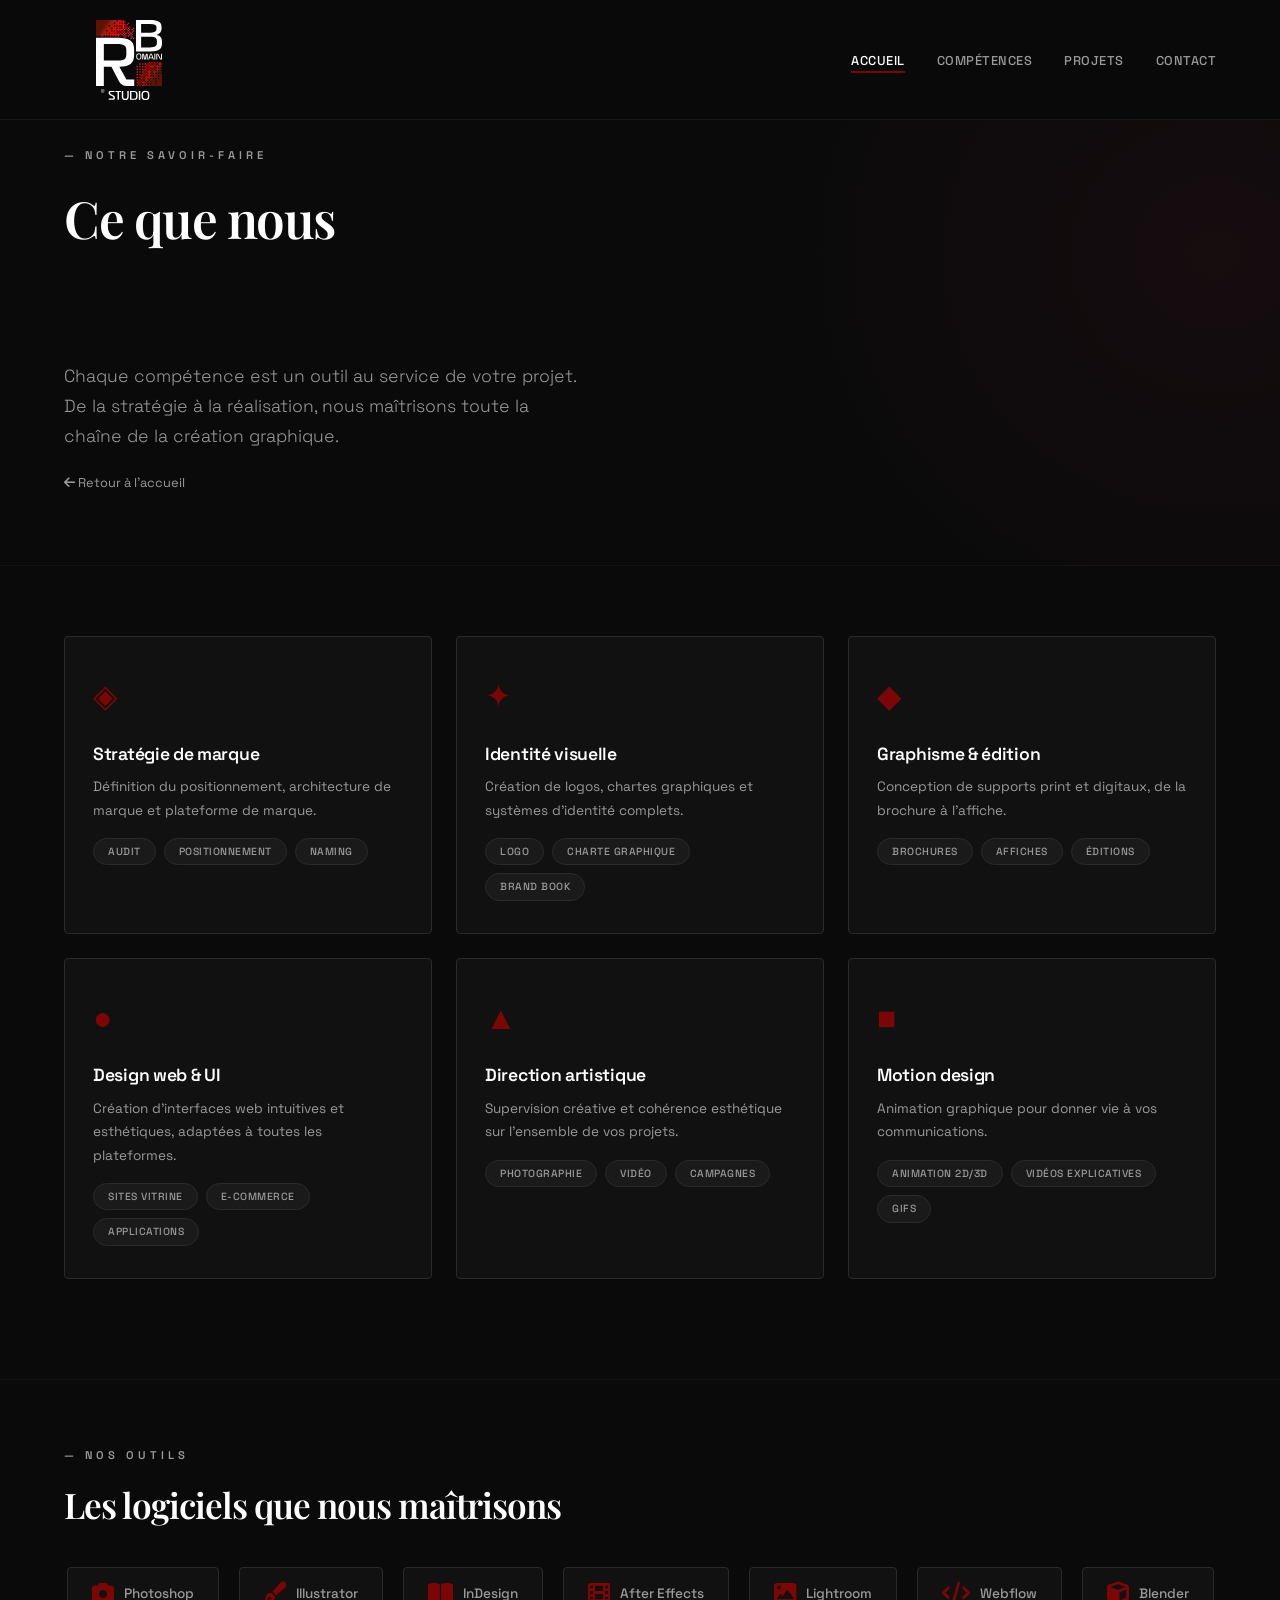
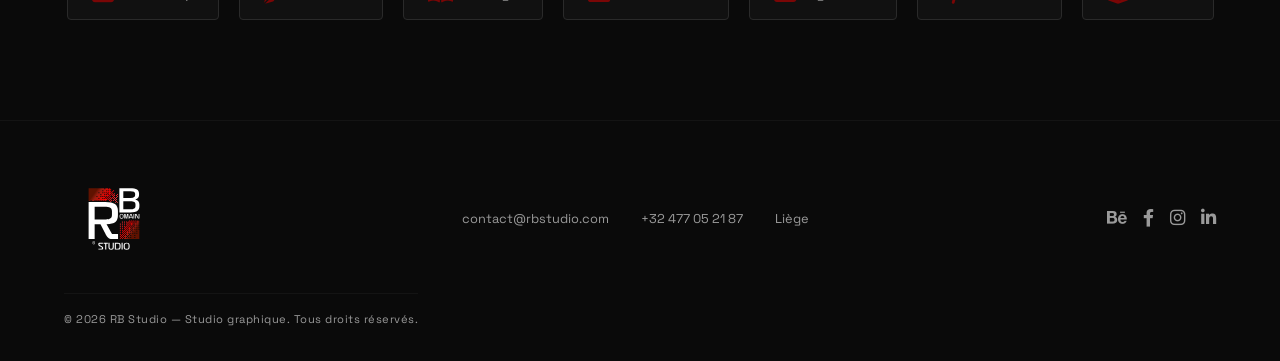
<file: competences.html>
<!DOCTYPE html>
<html lang="fr">
<head>
    <meta charset="UTF-8" />
    <meta name="viewport" content="width=device-width, initial-scale=1.0" />

    <!-- ==========================================
    MÉTADONNÉES
    ========================================== -->
    <title>Compétences — RB Studio</title>
    <meta name="description" content="Découvrez l'ensemble des compétences de RB Studio : stratégie de marque, identité visuelle, graphisme, design web, direction artistique et motion design." />
    <meta name="keywords" content="compétences design, stratégie de marque, identité visuelle, graphisme, design web, direction artistique, motion design" />
    <meta name="author" content="RB Studio" />

    <!-- ==========================================
    FAVICON
    ========================================== -->
    <!-- Favicon classique -->
    <link rel="icon" type="image/x-icon" href="assets/favicon.ico" />
    <!-- Favicon PNG (recommandé) -->
    <link rel="icon" type="image/png" sizes="32x32" href="assets/favicon_32x32.png" />
    <link rel="icon" type="image/png" sizes="16x16" href="assets/favicon_16x16.png" />
    <!-- Apple Touch Icon (pour iOS) -->
    <link rel="apple-touch-icon" sizes="180x180" href="assets/favicon_apple-touch.png" />
    <!-- Manifest (PWA) -->
    <link rel="manifest" href="assets/site.webmanifest" />

    <!-- ==========================================
    OPEN GRAPH
    ========================================== -->
    <meta property="og:title" content="Compétences — RB Studio" />
    <meta property="og:description" content="Découvrez l'ensemble des compétences de RB Studio en design graphique et identité visuelle." />
    <meta property="og:image" content="https://rbstudio.com/assets/og-image.jpg" />
    <meta property="og:url" content="https://rbstudio.com/competences.html" />
    <meta property="og:type" content="website" />

    <!-- ==========================================
    FONTS & STYLES
    ========================================== -->
    <link href="https://fonts.googleapis.com/css2?family=Space+Grotesk:wght@300;400;500;600;700&family=Playfair+Display:ital,wght@0,400;0,600;1,400&display=swap" rel="stylesheet" />
    <link rel="stylesheet" href="https://cdnjs.cloudflare.com/ajax/libs/font-awesome/6.0.0-beta3/css/all.min.css" />
    <link rel="stylesheet" href="style.css" />
    <link href="https://fonts.googleapis.com/css2?family=Space+Grotesk:wght@300;400;500;600;700&family=Playfair+Display:ital,wght@0,400;0,600;1,400&family=DM+Serif+Display:ital@0;1&family=Monoton&family=Urbanist:ital,wght@0,400;0,700;1,400&family=Bodoni+Moda:ital,opsz,wght@0,6..96,400;0,6..96,700;1,6..96,400&family=Major+Mono+Display&family=ZCOOL+KuaiLe&family=Unbounded:wght@400;700&display=swap" rel="stylesheet" />
    <!-- Dans le <head> -->
<link rel="stylesheet" href="https://cdnjs.cloudflare.com/ajax/libs/font-awesome/6.0.0-beta3/css/all.min.css" />
</head>

<body>
    
    <!-- ==========================================
    NAVIGATION
    ========================================== -->
    <nav class="navbar" id="navbar">
        <div class="container">
            <a href="index.html" class="logo">

                <img src="assets/BinetRomain_logo2026.svg" alt="RB Studio" style="height:130px; width:auto;" />
              
                
            </a>

            <ul class="nav-links" id="navLinks">
                <li><a href="index.html" class="active">Accueil</a></li>
                <li><a href="competences.html">Compétences</a></li>
                <li><a href="index.html#projets">Projets</a></li>
                <li><a href="index.html#contact">Contact</a></li>
            </ul>

            <button class="burger" id="burger" aria-label="Menu">
                <span></span>
                <span></span>
                <span></span>
            </button>
        </div>
    </nav>

    <!-- ==========================================
    HERO COMPÉTENCES
    ========================================== -->
    <section class="hero-competences">
        <div class="bg-glow"></div>
        <div class="container">
            <span class="section-label reveal">— Notre savoir-faire</span>
           <h1 class="reveal">
    Ce que nous <br />
    <span class="typo-wrapper-skills">
        <span class="placeholder-skills">savons faire</span>
        <span class="animated-typo-skills">savons faire</span>
    </span>
</h1>
            <p class="reveal">
                Chaque compétence est un outil au service de votre projet.
                De la stratégie à la réalisation, nous maîtrisons toute la chaîne
                de la création graphique.
            </p>
            <a href="index.html" class="back-link reveal">
                <i class="fas fa-arrow-left"></i> Retour à l'accueil
            </a>
        </div>
    </section>

    <!-- ==========================================
    GRILLE DES COMPÉTENCES
    ========================================== -->
    <section class="skills">
        <div class="container">
            <div class="skills-grid">

                <div class="skill-card reveal reveal-delay-1">
                    <span class="icon">◈</span>
                    <h3>Stratégie de marque</h3>
                    <p class="description">
                        Définition du positionnement, architecture de marque et plateforme de marque.
                    </p>
                    <div class="tags">
                        <span>Audit</span>
                        <span>Positionnement</span>
                        <span>Naming</span>
                    </div>
                </div>

                <div class="skill-card reveal reveal-delay-2">
                    <span class="icon">✦</span>
                    <h3>Identité visuelle</h3>
                    <p class="description">
                        Création de logos, chartes graphiques et systèmes d'identité complets.
                    </p>
                    <div class="tags">
                        <span>Logo</span>
                        <span>Charte graphique</span>
                        <span>Brand book</span>
                    </div>
                </div>

                <div class="skill-card reveal reveal-delay-3">
                    <span class="icon">◆</span>
                    <h3>Graphisme & édition</h3>
                    <p class="description">
                        Conception de supports print et digitaux, de la brochure à l'affiche.
                    </p>
                    <div class="tags">
                        <span>Brochures</span>
                        <span>Affiches</span>
                        <span>Éditions</span>
                    </div>
                </div>

                <div class="skill-card reveal reveal-delay-4">
                    <span class="icon">●</span>
                    <h3>Design web & UI</h3>
                    <p class="description">
                        Création d'interfaces web intuitives et esthétiques, adaptées à toutes les plateformes.
                    </p>
                    <div class="tags">
                        <span>Sites vitrine</span>
                        <span>E-commerce</span>
                        <span>Applications</span>
                    </div>
                </div>

                <div class="skill-card reveal reveal-delay-5">
                    <span class="icon">▲</span>
                    <h3>Direction artistique</h3>
                    <p class="description">
                        Supervision créative et cohérence esthétique sur l'ensemble de vos projets.
                    </p>
                    <div class="tags">
                        <span>Photographie</span>
                        <span>Vidéo</span>
                        <span>Campagnes</span>
                    </div>
                </div>

                <div class="skill-card reveal reveal-delay-6">
                    <span class="icon">■</span>
                    <h3>Motion design</h3>
                    <p class="description">
                        Animation graphique pour donner vie à vos communications.
                    </p>
                    <div class="tags">
                        <span>Animation 2D/3D</span>
                        <span>Vidéos explicatives</span>
                        <span>Gifs</span>
                    </div>
                </div>

            </div>
        </div>
    </section>

    <!-- SECTION OUTILS -->
<section class="tools">
    <div class="container">
        <span class="section-label reveal">— Nos outils</span>
        <h2 class="reveal">Les logiciels que nous maîtrisons</h2>

        <div class="tools-grid reveal">
            <div class="tool-item adobe">
                <i class="fas fa-camera"></i>
                <span>Photoshop</span>
            </div>
            <div class="tool-item adobe">
                <i class="fas fa-pen-fancy"></i>
                <span>Illustrator</span>
            </div>
            <div class="tool-item adobe">
                <i class="fas fa-book-open"></i>
                <span>InDesign</span>
            </div>
            <div class="tool-item adobe">
                <i class="fas fa-film"></i>
                <span>After Effects</span>
            </div>
            <div class="tool-item adobe">
                <i class="fas fa-image"></i>
                <span>Lightroom</span>
            </div>

            <!-- Autres -->
            <div class="tool-item">
                <i class="fas fa-code"></i>
                <span>Webflow</span>
            </div>
            <div class="tool-item">
                <i class="fas fa-cube"></i>
                <span>Blender</span>
        </div>
    </div>
</section>

    <!-- ==========================================
    FOOTER
    ========================================== -->
    <footer class="footer" id="contact">
        <div class="container">
            <div class="footer-logo">
    <img src="assets/BinetRomain_logo2026.svg" alt="RB Studio" style="height: 100px; width: auto;" />
</div>

            <div class="footer-info">
                <a href="mailto:contact@rbstudio.com">contact@rbstudio.com</a>
                <span>+32 477 05 21 87</span>
                <span>Liège</span>
            </div>

            <div class="footer-socials">
                <a href="https://www.behance.net/romainbinet_" target="_blank" aria-label="Behance"><i class="fab fa-behance"></i></a>
                <a href="https://www.facebook.com/rom.binet" target="_blank" aria-label="Facebook"><i class="fab fa-facebook-f"></i></a>
                <a href="https://www.instagram.com/lucem.psd/" target="_blank" aria-label="Instagram"><i class="fab fa-instagram"></i></a>
                <a href="https://www.linkedin.com/in/romain-binet-72796a181/" target="_blank" aria-label="LinkedIn"><i class="fab fa-linkedin-in"></i></a>
            </div>
        </div>

        <div class="container">
            <div class="footer-bottom">
                &copy; 2026 RB Studio — Studio graphique. Tous droits réservés.
            </div>
        </div>
    </footer>

    <!-- ==========================================
    SCRIPTS
    ========================================== -->
    <script>
        const burger = document.getElementById('burger');
        const navLinks = document.getElementById('navLinks');

        burger.addEventListener('click', () => {
            burger.classList.toggle('active');
            navLinks.classList.toggle('open');
        });

        document.querySelectorAll('.nav-links a').forEach(link => {
            link.addEventListener('click', () => {
                burger.classList.remove('active');
                navLinks.classList.remove('open');
            });
        });

        const revealElements = document.querySelectorAll('.reveal');

        const revealObserver = new IntersectionObserver((entries) => {
            entries.forEach(entry => {
                if (entry.isIntersecting) {
                    entry.target.classList.add('visible');
                }
            });
        }, {
            threshold: 0.15,
            rootMargin: '0px 0px -40px 0px'
        });

        revealElements.forEach(el => revealObserver.observe(el));

        const navbar = document.getElementById('navbar');

        window.addEventListener('scroll', () => {
            if (window.scrollY > 60) {
                navbar.style.background = 'rgba(10, 10, 10, 0.95)';
                navbar.style.borderBottom = '1px solid rgba(255,255,255,0.08)';
            } else {
                navbar.style.background = 'rgba(10, 10, 10, 0.88)';
                navbar.style.borderBottom = '1px solid rgba(255,255,255,0.06)';
            }
        });

        // ==========================================
// ANIMATION DE CHANGEMENT DE TYPO AUTOMATIQUE
// ==========================================

document.addEventListener('DOMContentLoaded', () => {
    const typoElement = document.querySelector('.animated-typo');
    if (!typoElement) return;

    // Liste des classes de typo à alterner
    const typoClasses = [
        'typo-1', 'typo-2', 'typo-3', 'typo-4',
        'typo-5', 'typo-6', 'typo-7', 'typo-8'
    ];

    let currentIndex = 0;
    let isTransitioning = false;

    function changeTypo() {
        if (isTransitioning) return;
        isTransitioning = true;

        // Effet de sortie
        typoElement.classList.remove('fade-in', 'blur-in');
        typoElement.classList.add('blur-out');

        setTimeout(() => {
            // Enlever la classe actuelle
            typoClasses.forEach(cls => {
                typoElement.classList.remove(cls);
            });

            // Passer à la suivante
            currentIndex = (currentIndex + 1) % typoClasses.length;
            typoElement.classList.add(typoClasses[currentIndex]);

            // Effet d'entrée
            typoElement.classList.remove('blur-out');
            typoElement.classList.add('blur-in');

            setTimeout(() => {
                typoElement.classList.remove('blur-in');
                isTransitioning = false;
            }, 400);

        }, 300);
    }

    // Démarrer l'animation toutes les 1.2 secondes
    setInterval(changeTypo, 1200);

    // Appliquer la première typo au chargement
    setTimeout(() => {
        typoElement.classList.add(typoClasses[0]);
        typoElement.classList.add('blur-in');
        setTimeout(() => {
            typoElement.classList.remove('blur-in');
        }, 400);
    }, 100);
});

// ==========================================
// ANIMATION DE CHANGEMENT DE TYPO — PAGE COMPÉTENCES
// ==========================================

document.addEventListener('DOMContentLoaded', () => {
    const typoElementSkills = document.querySelector('.animated-typo-skills');
    if (!typoElementSkills) return;

    const typoClassesSkills = [
        'typo-1', 'typo-2', 'typo-3', 'typo-4',
        'typo-5', 'typo-6', 'typo-7', 'typo-8'
    ];

    let currentIndexSkills = 0;
    let isTransitioningSkills = false;

    function changeTypoSKills() {
        if (isTransitioningSkills) return;
        isTransitioningSkills = true;

        typoElementSkills.classList.add('blur-out');

        setTimeout(() => {
            typoClassesSkills.forEach(cls => {
                typoElementSkills.classList.remove(cls);
            });

            currentIndexSkills = (currentIndexSkills + 1) % typoClassesSkills.length;
            typoElementSkills.classList.add(typoClassesSkills[currentIndexSkills]);

            typoElementSkills.classList.remove('blur-out');
            typoElementSkills.classList.add('blur-in');

            setTimeout(() => {
                typoElementSkills.classList.remove('blur-in');
                isTransitioningSkills = false;
            }, 400);

        }, 300);
    }

    // Démarrer l'animation toutes les 1.4 secondes
    setInterval(changeTypoSKills, 1400);

    // Appliquer la première typo
    setTimeout(() => {
        typoElementSkills.classList.add(typoClassesSkills[0]);
        typoElementSkills.classList.add('blur-in');
        setTimeout(() => {
            typoElementSkills.classList.remove('blur-in');
        }, 400);
    }, 100);
});
    </script>
</body>
</html>
</file>
<file: style.css>
/* ============================================
   RB STUDIO — Feuille de style commune
   ============================================ */

/* ============================================
   RESET & VARIABLES
   ============================================ */
*,
*::before,
*::after {
    margin: 0;
    padding: 0;
    box-sizing: border-box;
}

:root {
    /* === COULEURS === */
    --color-bg: #0a0a0a;
    --color-bg-card: #111111;
    --color-bg-light: #1a1a1a;
    --color-text: #ffffff;
    --color-text-muted: #9a9a9a;
    --color-primary: #7a0606;
    --color-primary-hover: #b91c1c;
    --color-accent: #b8b8b8;
    --color-border: #2a2a2a;

    /* === TYPOGRAPHIE === */
    --font-title: 'Playfair Display', serif;
    --font-body: 'Space Grotesk', sans-serif;

    /* === DIMENSIONS === */
    --max-width: 1200px;
    --transition: 0.4s cubic-bezier(0.25, 0.46, 0.45, 0.94);
    --radius: 4px;

    /* === ESPACEMENTS === */
    --section-padding: 100px 0;
    --hero-padding: 120px 0 80px;
}

html {
    scroll-behavior: smooth;
}

body {
    font-family: var(--font-body);
    background-color: var(--color-bg);
    color: var(--color-text);
    line-height: 1.7;
    overflow-x: hidden;
}

a {
    text-decoration: none;
    color: inherit;
}

img {
    max-width: 100%;
    display: block;
}

.container {
    max-width: var(--max-width);
    margin: 0 auto;
    padding: 0 24px;
}


/* ============================================
   NAVIGATION
   ============================================ */
.navbar {
    position: fixed;
    top: 0;
    left: 0;
    right: 0;
    z-index: 1000;
    padding: 0;
    background: rgba(10, 10, 10, 0.88);
    backdrop-filter: blur(14px);
    border-bottom: 1px solid rgba(255, 255, 255, 0.06);
    transition: var(--transition);
    height: 120px;
    display: flex;
    align-items: center;
}

.navbar .container {
    display: flex;
    justify-content: space-between;
    align-items: center;
    width: 100%;
}

/* ===== LOGO ===== */
.logo {
    display: flex;
    align-items: center;
    gap: 2px;
    font-family: var(--font-title);
    font-size: 1.6rem;
    font-weight: 600;
    letter-spacing: -0.5px;
    height: 100%;
    max-height: 50px;
}

.logo-icon {
    display: flex;
    align-items: center;
    justify-content: center;
    width: 44px;
    height: 44px;
    border: 2px solid var(--color-primary);
    border-radius: 50%;
    font-family: var(--font-title);
    font-size: 1.2rem;
    font-weight: 700;
    color: var(--color-primary);
    transition: var(--transition);
    flex-shrink: 0;
}

.logo:hover .logo-icon {
    background: var(--color-primary);
    color: #0a0a0a;
    transform: rotate(-8deg);
}

.logo-text {
    display: flex;
    flex-direction: column;
    line-height: 1;
}

.logo-text .rb {
    font-size: 1.6rem;
    font-weight: 700;
    letter-spacing: -1px;
}

.logo-text .rb span {
    color: var(--color-primary);
}

.logo-text .sub {
    font-family: var(--font-body);
    font-size: 0.55rem;
    font-weight: 400;
    letter-spacing: 3px;
    text-transform: uppercase;
    color: var(--color-text-muted);
    margin-top: 1px;
}

/* ===== NAV LINKS ===== */
.nav-links {
    display: flex;
    gap: 32px;
    list-style: none;
    align-items: center;
}

.nav-links a {
    font-size: 0.8rem;
    font-weight: 500;
    letter-spacing: 0.5px;
    text-transform: uppercase;
    color: var(--color-text-muted);
    transition: var(--transition);
    position: relative;
}

.nav-links a::after {
    content: '';
    position: absolute;
    bottom: -4px;
    left: 0;
    width: 0;
    height: 1.5px;
    background: var(--color-primary);
    transition: var(--transition);
}

.nav-links a:hover {
    color: #ffffff;
}

.nav-links a:hover::after {
    width: 100%;
}

.nav-links a.active {
    color: #ffffff;
}

.nav-links a.active::after {
    width: 100%;
}

/* ===== BURGER MENU ===== */
.burger {
    display: none;
    flex-direction: column;
    gap: 5px;
    cursor: pointer;
    padding: 4px;
    background: none;
    border: none;
}

.burger span {
    display: block;
    width: 26px;
    height: 2px;
    background: #ffffff;
    transition: var(--transition);
    border-radius: 2px;
}

.burger.active span:nth-child(1) {
    transform: rotate(45deg) translate(5px, 5px);
}

.burger.active span:nth-child(2) {
    opacity: 0;
}

.burger.active span:nth-child(3) {
    transform: rotate(-45deg) translate(5px, -5px);
}


/* ============================================
   HERO SECTION
   ============================================ */
.hero {
    min-height: 100vh;
    display: flex;
    align-items: center;
    padding: var(--hero-padding);
    position: relative;
    overflow: hidden;
}

.hero-bg {
    position: absolute;
    top: -50%;
    right: -20%;
    width: 70%;
    height: 150%;
    background: radial-gradient(ellipse at 70% 50%, rgba(212, 56, 92, 0.08) 0%, transparent 70%);
    pointer-events: none;
}

.hero-bg-circle {
    position: absolute;
    border: 1px solid rgba(212, 56, 92, 0.12);
    border-radius: 50%;
    pointer-events: none;
}

.hero-bg-circle:nth-child(2) {
    width: 500px;
    height: 500px;
    top: 10%;
    right: 5%;
}

.hero-bg-circle:nth-child(3) {
    width: 300px;
    height: 300px;
    bottom: 5%;
    right: 25%;
    border-color: rgba(212, 56, 92, 0.06);
}

.hero .container {
    position: relative;
    z-index: 2;
    display: grid;
    grid-template-columns: 1fr 1fr;
    gap: 60px;
    align-items: center;
}


/* ============================================
   SECTION FIXE POUR LE CHANGEMENT DE TYPO
   ============================================ */

/* Conteneur principal du titre avec dimensions fixes */
.hero-content h1 {
    font-family: var(--font-title);
    font-size: 4rem;
    font-weight: 600;
    line-height: 1.2;              /* ← AUGMENTÉ */
    letter-spacing: -2px;
    margin-bottom: 24px;
    position: relative;
    min-height: 400px;             /* ← AUGMENTÉ */
    display: flex;
    flex-direction: column;
    justify-content: flex-start;
}

/* Ligne "Donner une" */
.hero-content h1 .line-1 {
    display: block;
    height: 5rem;                  /* ← AUGMENTÉ */
    line-height: 5rem;
    margin-bottom: 30px;            /* ← AJOUTÉ */
}

/* Wrapper avec dimensions FIXES */
.typo-wrapper {
    display: block;
    height: 5.8rem;                /* ← AUGMENTÉ */
    line-height: 5.8rem;
    position: relative;
    width: 100%;
    flex-shrink: 0;
    margin-bottom: 12px;           /* ← AUGMENTÉ */
}

/* Texte de remplacement invisible */
.typo-wrapper .placeholder {
    display: block;
    visibility: hidden;
    font-size: 4rem;
    line-height: 1.2;
    font-family: var(--font-title);
    font-weight: 600;
    color: transparent;
    user-select: none;
    pointer-events: none;
}

/* Le texte animé */
.animated-typo {
    display: flex;
    align-items: center;
    color: var(--color-primary);
    font-style: italic;
    position: absolute;
    top: 0;
    left: 0;
    width: 100%;
    height: 100%;
    font-size: 4rem !important;
    line-height: 1.2 !important;
    transition: none;
    padding: 0;
    margin: 0;
    text-align: left;
}

/* Ligne "à vos idées" */
.hero-content h1 .line-3 {
    display: block;
    height: 5rem;                  /* ← AUGMENTÉ */
    line-height: 5rem;
    margin-top: 8px;               /* ← AUGMENTÉ */
}
/* ===== DÉFINITION DES POLICES ===== */
.animated-typo.typo-1 {
    font-family: 'Playfair Display', serif;
    font-weight: 600;
}
.animated-typo.typo-2 {
    font-family: 'DM Serif Display', serif;
    font-weight: 400;
}
.animated-typo.typo-3 {
    font-family: 'Monoton', cursive;
    font-weight: 400;
    letter-spacing: 4px;
}
.animated-typo.typo-4 {
    font-family: 'Urbanist', sans-serif;
    font-weight: 700;
    letter-spacing: -1px;
}
.animated-typo.typo-5 {
    font-family: 'Bodoni Moda', serif;
    font-weight: 700;
}
.animated-typo.typo-6 {
    font-family: 'Major Mono Display', monospace;
    font-weight: 400;
    letter-spacing: 2px;
}
.animated-typo.typo-7 {
    font-family: 'ZCOOL KuaiLe', cursive;
    font-weight: 400;
}
.animated-typo.typo-8 {
    font-family: 'Unbounded', cursive;
    font-weight: 700;
    letter-spacing: -1px;
}

/* ===== EFFETS DE TRANSITION ===== */
.animated-typo.blur-out {
    animation: blurOut 0.3s ease forwards;
}

.animated-typo.blur-in {
    animation: blurIn 0.4s ease forwards;
}

@keyframes blurOut {
    0% {
        opacity: 1;
        filter: blur(0px);
        transform: scale(1);
    }
    100% {
        opacity: 0;
        filter: blur(4px);
        transform: scale(0.95);
    }
}

@keyframes blurIn {
    0% {
        opacity: 0;
        filter: blur(4px);
        transform: scale(0.95);
    }
    100% {
        opacity: 1;
        filter: blur(0px);
        transform: scale(1);
    }
}

.hero-content p {
    font-size: 1.15rem;
    color: var(--color-text-muted);
    max-width: 480px;
    margin-bottom: 36px;
    font-weight: 300;
}

.hero-buttons {
    display: flex;
    gap: 16px;
    flex-wrap: wrap;
}

.btn-primary {
    display: inline-block;
    padding: 14px 36px;
    background: var(--color-primary);
    color: #ffffff;
    font-weight: 500;
    font-size: 0.85rem;
    letter-spacing: 1px;
    text-transform: uppercase;
    border-radius: var(--radius);
    transition: var(--transition);
    border: none;
    cursor: pointer;
}

.btn-primary:hover {
    background: var(--color-primary-hover);
    transform: translateY(-2px);
    box-shadow: 0 12px 30px rgba(212, 56, 92, 0.3);
}

.btn-secondary {
    display: inline-block;
    padding: 14px 36px;
    background: transparent;
    color: #ffffff;
    font-weight: 500;
    font-size: 0.85rem;
    letter-spacing: 1px;
    text-transform: uppercase;
    border-radius: var(--radius);
    border: 1px solid rgba(255, 255, 255, 0.15);
    transition: var(--transition);
    cursor: pointer;
}

.btn-secondary:hover {
    border-color: var(--color-primary);
    color: var(--color-primary);
    transform: translateY(-2px);
}


/* ============================================
   EFFET DE CHANGEMENT DE TYPO — PAGE COMPÉTENCES
   ============================================ */

/* Wrapper avec dimensions FIXES */
.typo-wrapper-skills {
    display: block;
    height: 5rem;
    line-height: 5rem;
    position: relative;
    width: 100%;
    flex-shrink: 0;
    margin-top: 4px;
}

/* Texte de remplacement INVISIBLE (maintient la hauteur) */
.typo-wrapper-skills .placeholder-skills {
    display: block;
    visibility: hidden;
    font-size: 3.2rem;
    line-height: 1.2;
    font-family: var(--font-title);
    font-weight: 600;
    color: transparent;
    user-select: none;
    pointer-events: none;
}

/* Le texte animé (position absolute) */
.animated-typo-skills {
    display: flex;
    align-items: center;
    color: var(--color-primary);
    font-style: italic;
    position: absolute;
    top: 0;
    left: 0;
    width: 100%;
    height: 100%;
    font-size: 3.2rem !important;
    line-height: 1.2 !important;
    transition: none;
    padding: 0;
    margin: 0;
    text-align: left;
}

/* ===== DÉFINITION DES POLICES ===== */
.animated-typo-skills.typo-1 {
    font-family: 'Playfair Display', serif;
    font-weight: 600;
}
.animated-typo-skills.typo-2 {
    font-family: 'DM Serif Display', serif;
    font-weight: 400;
}
.animated-typo-skills.typo-3 {
    font-family: 'Monoton', cursive;
    font-weight: 400;
    letter-spacing: 4px;
}
.animated-typo-skills.typo-4 {
    font-family: 'Urbanist', sans-serif;
    font-weight: 700;
    letter-spacing: -1px;
}
.animated-typo-skills.typo-5 {
    font-family: 'Bodoni Moda', serif;
    font-weight: 700;
}
.animated-typo-skills.typo-6 {
    font-family: 'Major Mono Display', monospace;
    font-weight: 400;
    letter-spacing: 2px;
}
.animated-typo-skills.typo-7 {
    font-family: 'ZCOOL KuaiLe', cursive;
    font-weight: 400;
}
.animated-typo-skills.typo-8 {
    font-family: 'Unbounded', cursive;
    font-weight: 700;
    letter-spacing: -1px;
}

/* ===== EFFETS DE TRANSITION ===== */
.animated-typo-skills.blur-out {
    animation: blurOutSkills 0.3s ease forwards;
}

.animated-typo-skills.blur-in {
    animation: blurInSkills 0.4s ease forwards;
}

@keyframes blurOutSkills {
    0% {
        opacity: 1;
        filter: blur(0px);
        transform: scale(1);
    }
    100% {
        opacity: 0;
        filter: blur(4px);
        transform: scale(0.95);
    }
}

@keyframes blurInSkills {
    0% {
        opacity: 0;
        filter: blur(4px);
        transform: scale(0.95);
    }
    100% {
        opacity: 1;
        filter: blur(0px);
        transform: scale(1);
    }
}

/* ===== RESPONSIVE ===== */
@media (max-width: 1024px) {
    .typo-wrapper-skills {
        height: 4.2rem;
        line-height: 4.2rem;
    }

    .typo-wrapper-skills .placeholder-skills,
    .animated-typo-skills {
        font-size: 2.8rem !important;
    }
}

@media (max-width: 768px) {
    .typo-wrapper-skills {
        height: 3.6rem;
        line-height: 3.6rem;
    }

    .typo-wrapper-skills .placeholder-skills,
    .animated-typo-skills {
        font-size: 2.4rem !important;
    }
}

@media (max-width: 480px) {
    .typo-wrapper-skills {
        height: 3rem;
        line-height: 3rem;
    }

    .typo-wrapper-skills .placeholder-skills,
    .animated-typo-skills {
        font-size: 1.8rem !important;
    }
}

/* ===== HERO VISUEL ===== */
.hero-visual {
    display: flex;
    justify-content: center;
    align-items: center;
    position: relative;
}

.hero-grid {
    display: grid;
    grid-template-columns: 1fr 1fr;
    gap: 16px;
    width: 100%;
    max-width: 420px;
}

.hero-grid .square {
    aspect-ratio: 1;
    background: var(--color-bg-card);
    border: 1px solid var(--color-border);
    border-radius: var(--radius);
    transition: var(--transition);
    display: flex;
    align-items: center;
    justify-content: center;
    font-size: 1.8rem;
    color: var(--color-text-muted);
}

.hero-grid .square:nth-child(1) {
    background: var(--color-primary);
    color: #ffffff;
    border-color: var(--color-primary);
}

.hero-grid .square:nth-child(2) {
    border-color: var(--color-primary);
    color: var(--color-primary);
}

.hero-grid .square:nth-child(3) {
    border-color: var(--color-primary);
    color: var(--color-primary);
}

.hero-grid .square:nth-child(4) {
    background: rgba(212, 56, 92, 0.1);
    border-color: var(--color-primary);
    color: var(--color-primary);
}

.hero-grid .square:hover {
    transform: scale(1.03);
    border-color: #ffffff;
}


/* ============================================
   SECTION PROJETS
   ============================================ */
.projects {
    padding: var(--section-padding);
    border-top: 1px solid rgba(255, 255, 255, 0.04);
}

.section-label {
    font-size: 0.7rem;
    font-weight: 600;
    letter-spacing: 4px;
    text-transform: uppercase;
    color: var(--color-text-muted);
    margin-bottom: 8px;
}

.section-title {
    font-family: var(--font-title);
    font-size: 2.6rem;
    font-weight: 600;
    letter-spacing: -1px;
    margin-bottom: 48px;
}

.projects-grid {
    display: grid;
    grid-template-columns: repeat(auto-fit, minmax(280px, 1fr));
    gap: 24px;
}

.project-card {
    background: var(--color-bg-card);
    border: 1px solid var(--color-border);
    border-radius: var(--radius);
    padding: 28px;
    transition: var(--transition);
    cursor: default;
}

.project-card:hover {
    border-color: var(--color-primary);
    transform: translateY(-6px);
    box-shadow: 0 20px 40px rgba(0, 0, 0, 0.4);
}

.project-card .thumb {
    width: 100%;
    aspect-ratio: 16/10;
    background: var(--color-bg-light);
    border-radius: var(--radius);
    margin-bottom: 16px;
    display: flex;
    align-items: center;
    justify-content: center;
    font-size: 2.4rem;
    color: var(--color-text-muted);
    border: 1px solid var(--color-border);
    overflow: hidden;
}

.project-card .thumb img {
    width: 100%;
    height: 100%;
    object-fit: cover;
}

.project-card .tag {
    display: inline-block;
    font-size: 0.6rem;
    font-weight: 600;
    letter-spacing: 1px;
    text-transform: uppercase;
    color: var(--color-primary);
    background: rgba(212, 56, 92, 0.12);
    padding: 2px 12px;
    border-radius: 20px;
    margin-bottom: 10px;
}

.project-card h3 {
    font-size: 1.1rem;
    font-weight: 600;
    margin-bottom: 4px;
}

.project-card p {
    font-size: 0.85rem;
    color: var(--color-text-muted);
}


/* ============================================
   SECTION APPROCHE
   ============================================ */
.approach {
    padding: var(--section-padding);
    border-top: 1px solid rgba(255, 255, 255, 0.04);
}

.approach-grid {
    display: grid;
    grid-template-columns: repeat(3, 1fr);
    gap: 32px;
    margin-top: 16px;
}

.approach-item {
    text-align: center;
    padding: 32px 20px;
    border: 1px solid var(--color-border);
    border-radius: var(--radius);
    transition: var(--transition);
}

.approach-item:hover {
    border-color: var(--color-primary);
    background: rgba(212, 56, 92, 0.04);
}

.approach-item .icon {
    font-size: 2.4rem;
    color: var(--color-primary);
    margin-bottom: 16px;
}

.approach-item h3 {
    font-size: 1.1rem;
    font-weight: 600;
    margin-bottom: 8px;
}

.approach-item p {
    font-size: 0.85rem;
    color: var(--color-text-muted);
}


/* ============================================
   HERO COMPÉTENCES
   ============================================ */
.hero-competences {
    padding: 140px 0 70px;
    border-bottom: 1px solid rgba(255, 255, 255, 0.04);
    position: relative;
    overflow: hidden;
}

.hero-competences .bg-glow {
    position: absolute;
    top: -30%;
    right: -10%;
    width: 50%;
    height: 150%;
    background: radial-gradient(ellipse at 70% 50%, rgba(212, 56, 92, 0.06) 0%, transparent 70%);
    pointer-events: none;
}

.hero-competences .container {
    position: relative;
    z-index: 2;
}

.hero-competences h1 {
    font-family: var(--font-title);
    font-size: 3.2rem;
    font-weight: 600;
    letter-spacing: -1.5px;
    margin: 8px 0 16px;
}

.hero-competences h1 span {
    color: var(--color-primary);
    font-style: italic;
}

.hero-competences p {
    font-size: 1.1rem;
    color: var(--color-text-muted);
    max-width: 520px;
    font-weight: 300;
}

.hero-competences .back-link {
    display: inline-block;
    margin-top: 20px;
    font-size: 0.8rem;
    color: var(--color-text-muted);
    transition: var(--transition);
    border-bottom: 1px solid transparent;
}

.hero-competences .back-link:hover {
    color: #ffffff;
    border-bottom-color: var(--color-primary);
}


/* ============================================
   GRILLE DES COMPÉTENCES
   ============================================ */
.skills {
    padding: 70px 0 100px;
}

.skills-grid {
    display: grid;
    grid-template-columns: repeat(auto-fit, minmax(320px, 1fr));
    gap: 24px;
}

.skill-card {
    background: var(--color-bg-card);
    border: 1px solid var(--color-border);
    border-radius: var(--radius);
    padding: 32px 28px;
    transition: var(--transition);
    cursor: default;
}

.skill-card:hover {
    border-color: var(--color-primary);
    transform: translateY(-4px);
    box-shadow: 0 16px 32px rgba(0, 0, 0, 0.4);
}

.skill-card .icon {
    font-size: 2rem;
    color: var(--color-primary);
    margin-bottom: 16px;
    display: block;
}

.skill-card h3 {
    font-size: 1.1rem;
    font-weight: 600;
    margin-bottom: 6px;
    letter-spacing: -0.3px;
}

.skill-card .description {
    font-size: 0.85rem;
    color: var(--color-text-muted);
    margin-bottom: 16px;
}

.skill-card .tags {
    display: flex;
    flex-wrap: wrap;
    gap: 8px;
}

.skill-card .tags span {
    font-size: 0.65rem;
    font-weight: 500;
    letter-spacing: 0.5px;
    text-transform: uppercase;
    color: var(--color-text-muted);
    background: var(--color-bg-light);
    padding: 4px 14px;
    border-radius: 20px;
    border: 1px solid var(--color-border);
    transition: var(--transition);
}

.skill-card:hover .tags span {
    border-color: var(--color-primary);
    color: #ffffff;
}


/* ============================================
   SECTION OUTILS
   ============================================ */
.tools {
    padding: 60px 0 100px;
    border-top: 1px solid rgba(255, 255, 255, 0.04);
}

.tools h2 {
    font-family: var(--font-title);
    font-size: 2.2rem;
    font-weight: 600;
    letter-spacing: -1px;
    margin: 8px 0 32px;
}

.tools-grid {
    display: flex;
    flex-wrap: wrap;
    gap: 20px;
    justify-content: center;
}

.tool-item {
    display: flex;
    align-items: center;
    gap: 10px;
    background: var(--color-bg-card);
    border: 1px solid var(--color-border);
    border-radius: var(--radius);
    padding: 14px 24px;
    font-size: 0.85rem;
    font-weight: 500;
    transition: var(--transition);
    color: var(--color-text-muted);
}

.tool-item:hover {
    border-color: var(--color-primary);
    color: #ffffff;
    transform: translateY(-2px);
}

.tool-item i {
    font-size: 1.4rem;
    color: var(--color-primary);
}


/* ============================================
   FOOTER
   ============================================ */
.footer {
    padding: 48px 0 32px;
    border-top: 1px solid rgba(255, 255, 255, 0.04);
}

.footer .container {
    display: flex;
    justify-content: space-between;
    align-items: center;
    flex-wrap: wrap;
    gap: 20px;
}

.footer-logo {
    display: flex;
    align-items: center;
    gap: 10px;
    font-family: var(--font-title);
    font-size: 1.2rem;
    font-weight: 600;
}

.footer-logo .dot {
    color: var(--color-primary);
}

.footer-info {
    display: flex;
    gap: 32px;
    font-size: 0.8rem;
    color: var(--color-text-muted);
}

.footer-info a:hover {
    color: #ffffff;
}

.footer-socials {
    display: flex;
    gap: 16px;
    font-size: 1.1rem;
    color: var(--color-text-muted);
}

.footer-socials a:hover {
    color: var(--color-primary);
}

.footer-bottom {
    margin-top: 24px;
    padding-top: 16px;
    border-top: 1px solid rgba(255, 255, 255, 0.04);
    text-align: center;
    font-size: 0.7rem;
    color: var(--color-text-muted);
    letter-spacing: 0.5px;
}


/* ============================================
   ANIMATIONS
   ============================================ */
.reveal {
    opacity: 0;
    transform: translateY(30px);
    transition: opacity 0.8s ease, transform 0.8s ease;
}

.reveal.visible {
    opacity: 1;
    transform: translateY(0);
}

.reveal-delay-1 {
    transition-delay: 0.05s;
}
.reveal-delay-2 {
    transition-delay: 0.1s;
}
.reveal-delay-3 {
    transition-delay: 0.15s;
}
.reveal-delay-4 {
    transition-delay: 0.2s;
}
.reveal-delay-5 {
    transition-delay: 0.25s;
}
.reveal-delay-6 {
    transition-delay: 0.3s;
}


/* ============================================
   RESPONSIVE
   ============================================ */
@media (max-width: 1024px) {
    .hero .container {
        grid-template-columns: 1fr;
        text-align: center;
    }

    .hero-content p {
        margin-left: auto;
        margin-right: auto;
    }

    .hero-buttons {
        justify-content: center;
    }

    .hero-grid {
        max-width: 320px;
        margin: 0 auto;
    }

    .approach-grid {
        grid-template-columns: 1fr 1fr;
    }

    /* Responsive typo */
    .hero-content h1 {
        font-size: 3.2rem;
        min-height: 260px;
    }

    .hero-content h1 .line-1,
    .hero-content h1 .line-3 {
        height: 3.6rem;
        line-height: 3.6rem;
    }

    .typo-wrapper {
        height: 4rem;
        line-height: 4rem;
        margin-bottom: 6px;
    }

    .animated-typo {
        font-size: 3.2rem !important;
    }
}

@media (max-width: 768px) {
    .nav-links {
        position: fixed;
        top: 0;
        right: -100%;
        width: 70%;
        max-width: 320px;
        height: 100vh;
        background: var(--color-bg);
        flex-direction: column;
        justify-content: center;
        padding: 40px;
        gap: 24px;
        transition: var(--transition);
        border-left: 1px solid var(--color-border);
    }

    .nav-links.open {
        right: 0;
    }

    .burger {
        display: flex;
        z-index: 1001;
    }

    .hero-content h1 {
        font-size: 2.8rem;
        min-height: 230px;
    }

    .hero-content h1 .line-1,
    .hero-content h1 .line-3 {
        height: 3.2rem;
        line-height: 3.2rem;
    }

    .typo-wrapper {
        height: 3.6rem;
        line-height: 3.6rem;
        margin-bottom: 4px;
    }

    .animated-typo {
        font-size: 2.8rem !important;
    }

    .hero {
        padding: 100px 0 60px;
    }

    .hero-competences h1 {
        font-size: 2.4rem;
    }

    .hero-competences {
        padding: 120px 0 50px;
    }

    .approach-grid {
        grid-template-columns: 1fr;
    }

    .skills-grid {
        grid-template-columns: 1fr;
    }

    .footer .container {
        flex-direction: column;
        text-align: center;
    }

    .footer-info {
        flex-direction: column;
        gap: 8px;
    }
}

@media (max-width: 480px) {
    .hero-content h1 {
        font-size: 2.2rem;
        min-height: 190px;
    }

    .hero-content h1 .line-1,
    .hero-content h1 .line-3 {
        height: 2.6rem;
        line-height: 2.6rem;
    }

    .typo-wrapper {
        height: 3rem;
        line-height: 3rem;
        margin-bottom: 2px;
    }

    .animated-typo {
        font-size: 2.2rem !important;
    }

    .hero-grid {
        max-width: 240px;
        gap: 10px;
    }

    .hero-grid .square {
        font-size: 1.2rem;
    }

    .section-title {
        font-size: 2rem;
    }

    .hero-competences h1 {
        font-size: 1.8rem;
    }

    .projects-grid {
        grid-template-columns: 1fr;
    }

    .tools-grid {
        gap: 12px;
    }

    .tool-item {
        padding: 10px 16px;
        font-size: 0.75rem;
    }
}

/* ============================================
   LIGHTBOX — Visionneuse d'images
   ============================================ */

.lightbox-overlay {
    position: fixed;
    top: 0;
    left: 0;
    width: 100%;
    height: 100%;
    background: rgba(0, 0, 0, 0.92);
    backdrop-filter: blur(12px);
    z-index: 9999;
    display: none;
    justify-content: center;
    align-items: center;
    cursor: pointer;
    opacity: 0;
    transition: opacity 0.4s ease;
    padding: 40px;
}

.lightbox-overlay.active {
    display: flex;
    opacity: 1;
}

.lightbox-overlay .lightbox-content {
    max-width: 90%;
    max-height: 85vh;
    object-fit: contain;
    border-radius: 8px;
    box-shadow: 0 30px 80px rgba(0, 0, 0, 0.8);
    transform: scale(0.9);
    transition: transform 0.4s cubic-bezier(0.25, 0.46, 0.45, 0.94);
}

.lightbox-overlay.active .lightbox-content {
    transform: scale(1);
}

/* Bouton fermeture */
.lightbox-close {
    position: fixed;
    top: 24px;
    right: 32px;
    z-index: 10000;
    color: #ffffff;
    font-size: 2.4rem;
    cursor: pointer;
    transition: var(--transition);
    background: none;
    border: none;
    padding: 8px;
    line-height: 1;
}

.lightbox-close:hover {
    color: var(--color-primary);
    transform: rotate(90deg);
}

/* Infos du projet dans la lightbox */
.lightbox-info {
    position: fixed;
    bottom: 40px;
    left: 50%;
    transform: translateX(-50%);
    z-index: 10000;
    text-align: center;
    color: #ffffff;
    opacity: 0;
    transition: opacity 0.6s ease 0.3s;
}

.lightbox-overlay.active .lightbox-info {
    opacity: 1;
}

.lightbox-info h3 {
    font-family: var(--font-title);
    font-size: 1.4rem;
    font-weight: 600;
    margin-bottom: 4px;
}

.lightbox-info p {
    font-size: 0.85rem;
    color: var(--color-text-muted);
}

/* Responsive */
@media (max-width: 768px) {
    .lightbox-overlay {
        padding: 20px;
    }

    .lightbox-overlay .lightbox-content {
        max-width: 100%;
        max-height: 70vh;
    }

    .lightbox-close {
        top: 16px;
        right: 20px;
        font-size: 1.8rem;
    }

    .lightbox-info {
        bottom: 20px;
        padding: 0 20px;
    }

    .lightbox-info h3 {
        font-size: 1.1rem;
    }
}
</file>
